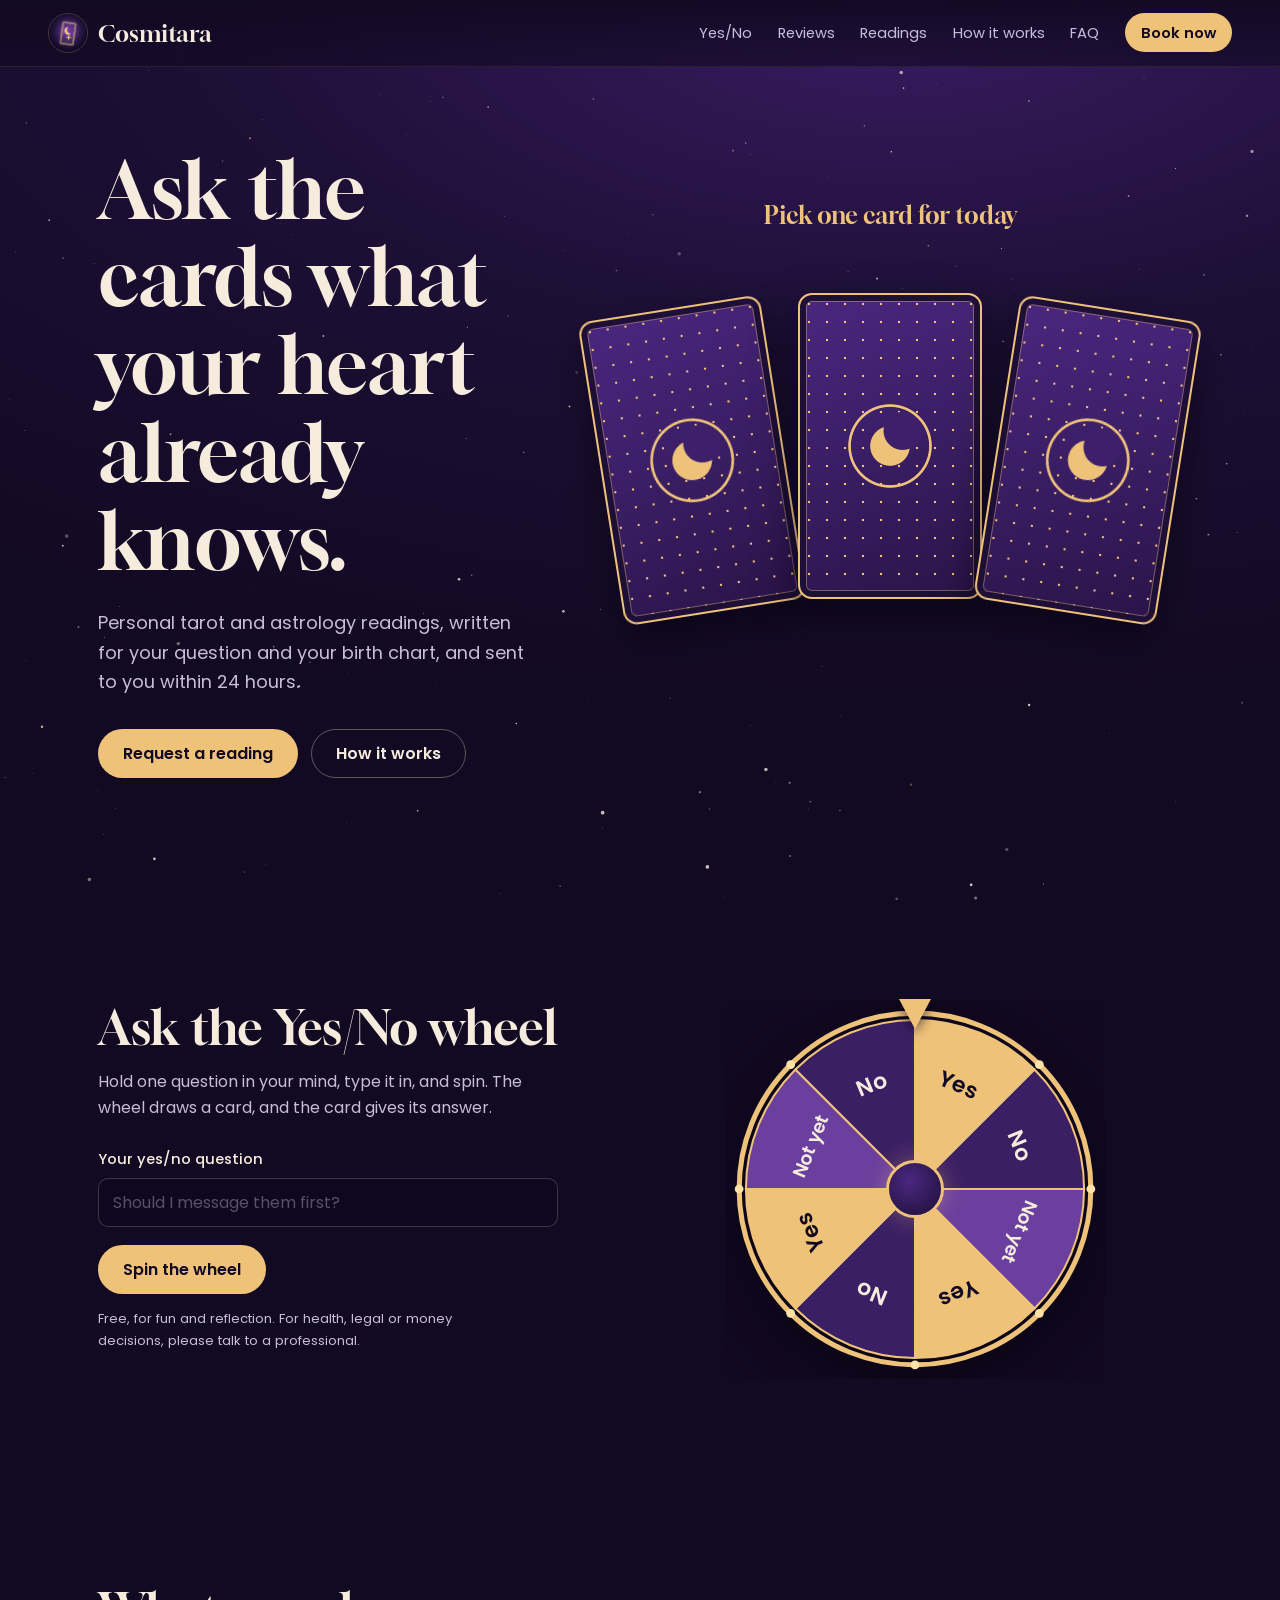
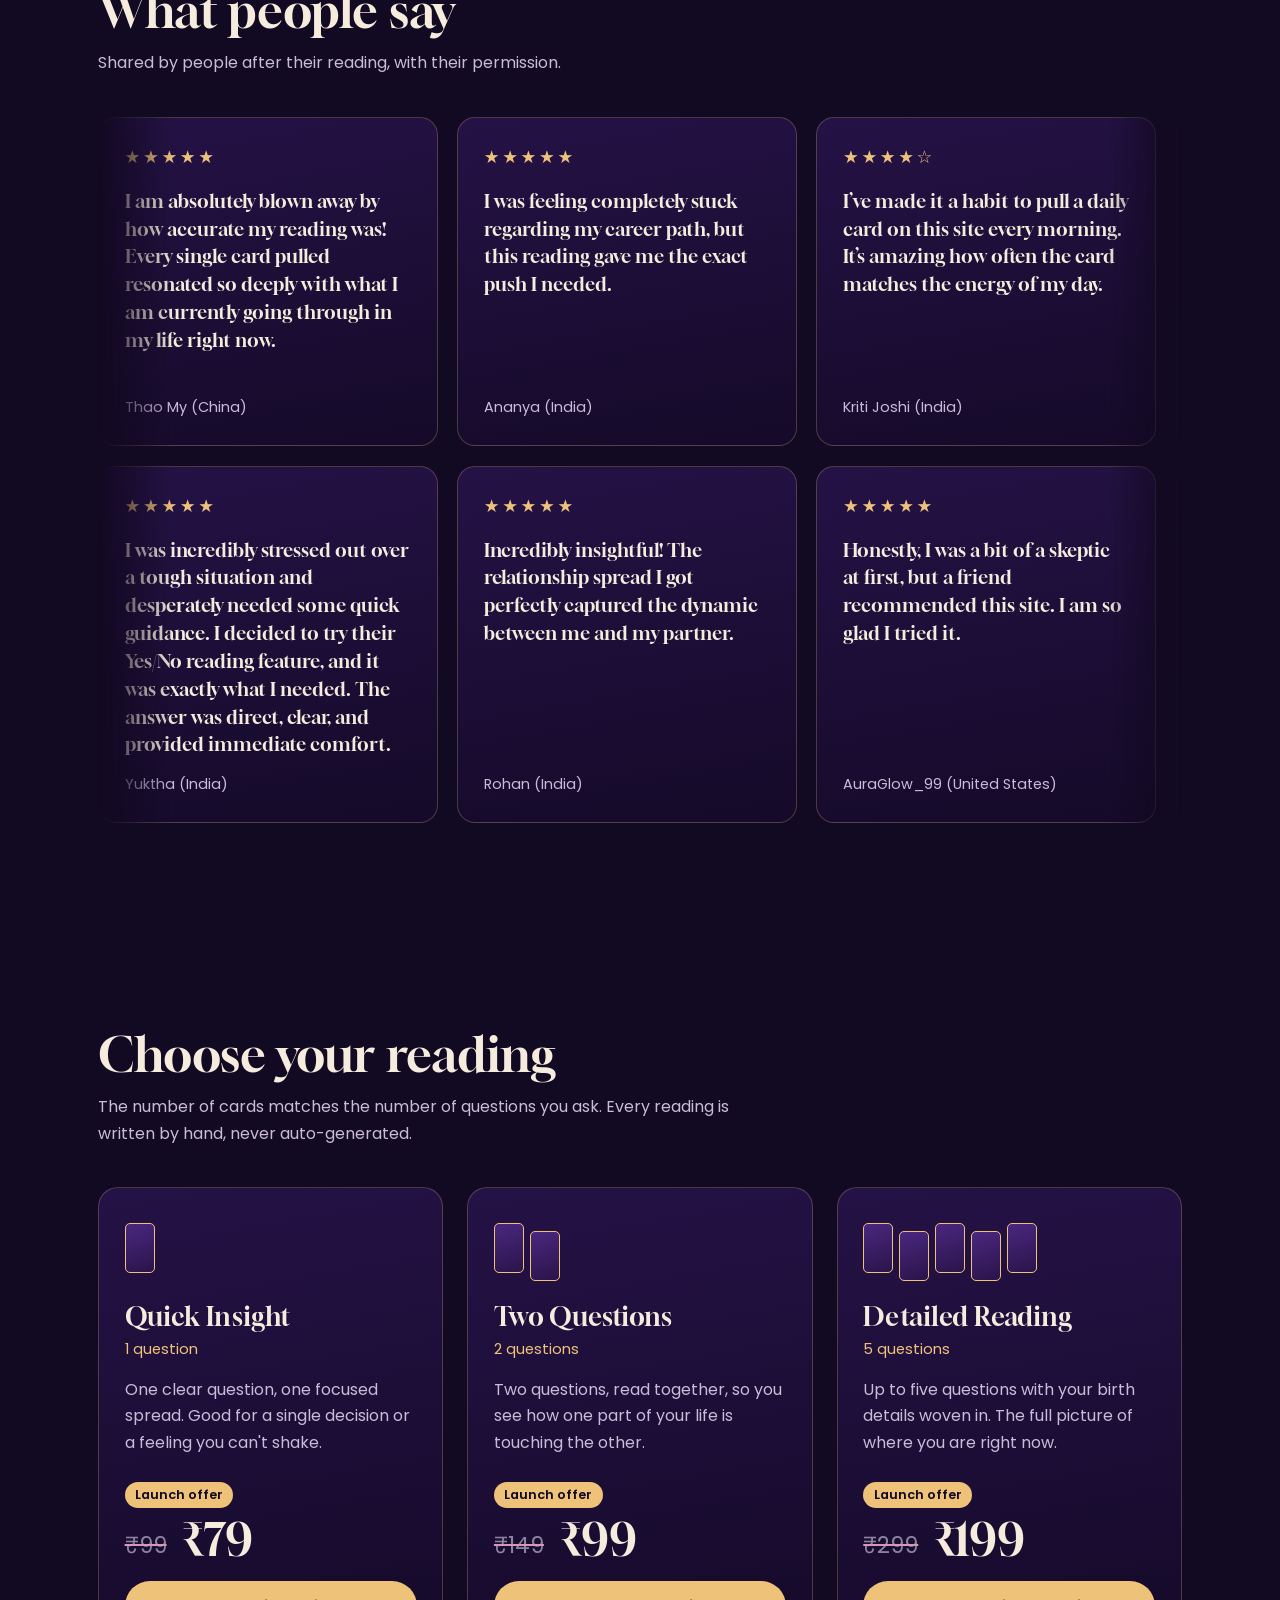
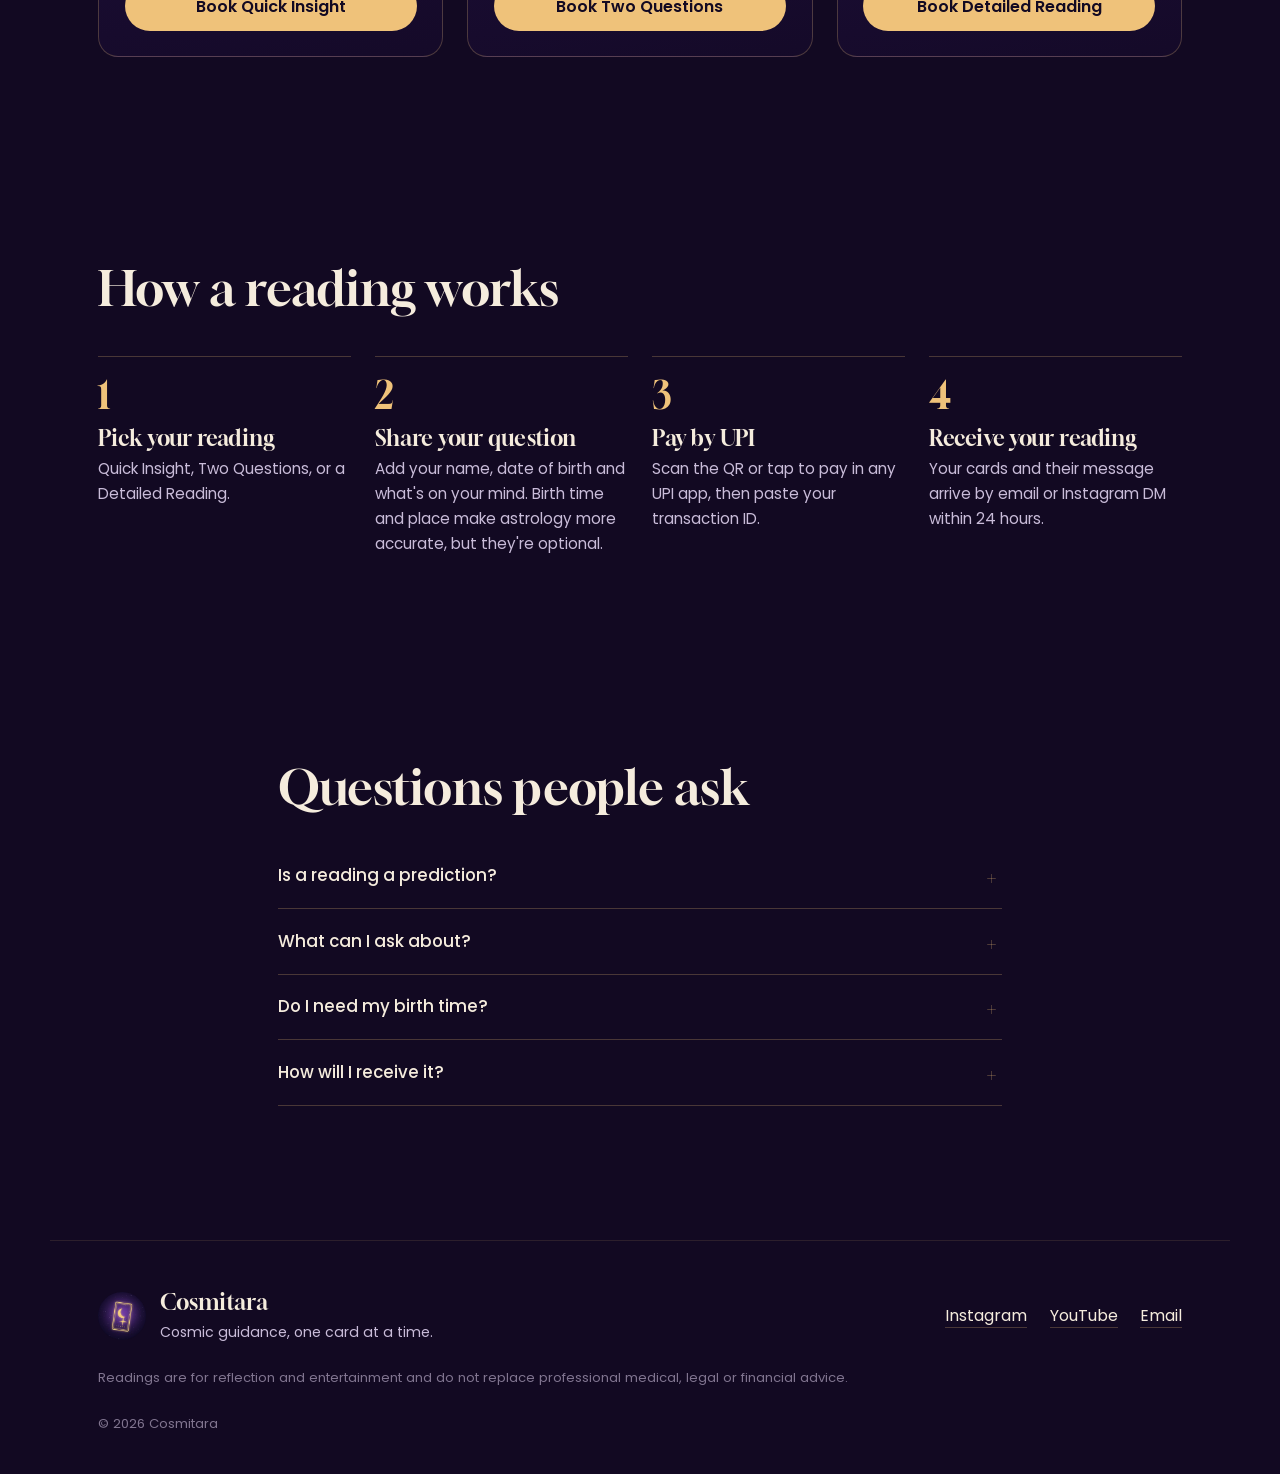
<file: index.html>
<!DOCTYPE html>
<html lang="en">
<head>
<meta charset="utf-8">
<meta name="viewport" content="width=device-width, initial-scale=1">
<title>Cosmitara · Tarot & Astrology Readings</title>
<meta name="description" content="Personal tarot and astrology readings by Cosmitara. Ask your question, share your birth details, and get a written reading made just for you.">
<meta name="theme-color" content="#120922">
<meta property="og:title" content="Cosmitara · Tarot & Astrology Readings">
<meta property="og:description" content="Pick a card for today, or ask the cards your own question.">
<meta property="og:image" content="logo.png">
<link rel="icon" type="image/png" href="[data-uri]">

<link rel="preconnect" href="https://fonts.googleapis.com">
<link rel="preconnect" href="https://fonts.gstatic.com" crossorigin>
<link href="https://fonts.googleapis.com/css2?family=Gloock&family=Poppins:wght@400;500;600&display=swap" rel="stylesheet">
<link rel="stylesheet" href="styles.css">
</head>
<body>
<canvas id="sky" aria-hidden="true"></canvas>

<header class="top">
  <a class="brand" href="#top" aria-label="Cosmitara home">
    <img src="[data-uri]" alt="" width="40" height="40">
    <span>Cosmitara</span>
  </a>
  <nav aria-label="Main">
    <a href="#yesno">Yes/No</a>
    <a href="#reviews">Reviews</a>
    <a href="#readings">Readings</a>
    <a href="#how">How it works</a>
    <a href="#faq">FAQ</a>
    <a class="nav-cta" href="#readings">Book now</a>
  </nav>
</header>

<main id="top">
  <!-- HERO: pick a card -->
  <section class="hero">
    <div class="hero-copy">
      <h1>Ask the cards what your heart already knows.</h1>
      <p class="lede">Personal tarot and astrology readings, written for your question and your birth chart, and sent to you <span data-delivery>within 24 hours</span>.</p>
      <div class="hero-actions">
        <a class="btn btn-gold" href="#readings">Request a reading</a>
        <a class="btn btn-ghost" href="#how">How it works</a>
      </div>
    </div>

    <div class="draw" aria-labelledby="draw-title">
      <p id="draw-title" class="draw-title">Pick one card for today</p>
      <div class="fan" role="group" aria-label="Three face-down tarot cards">
        <button class="tcard" data-i="0" aria-label="Pick the left card"><span class="tcard-inner"><span class="face back"></span><span class="face front"></span></span></button>
        <button class="tcard" data-i="1" aria-label="Pick the middle card"><span class="tcard-inner"><span class="face back"></span><span class="face front"></span></span></button>
        <button class="tcard" data-i="2" aria-label="Pick the right card"><span class="tcard-inner"><span class="face back"></span><span class="face front"></span></span></button>
      </div>
      <div class="draw-result" aria-live="polite">
        <p class="draw-msg"></p>
        <p class="draw-more" hidden>Want to go deeper? <a href="#readings">Ask the cards your own question.</a> <button class="link-btn" id="reshuffle">Shuffle again</button></p>
      </div>
    </div>
  </section>

  <!-- YES / NO WHEEL -->
  <section id="yesno" class="yesno">
    <div class="yn-copy">
      <h2>Ask the Yes/No wheel</h2>
      <p>Hold one question in your mind, type it in, and spin. The wheel draws a card, and the card gives its answer.</p>
      <form id="ynForm" class="yn-form" novalidate>
        <label class="field" for="ynQ"><span class="lab">Your yes/no question</span>
          <input id="ynQ" name="ynq" maxlength="140" autocomplete="off" placeholder="Should I message them first?">
        </label>
        <p class="yn-err" id="ynErr" role="alert" hidden>Type your question first. The wheel answers what you ask.</p>
        <button class="btn btn-gold" id="ynSpin" type="submit">Spin the wheel</button>
      </form>
      <p class="yn-note">Free, for fun and reflection. For health, legal or money decisions, please talk to a professional.</p>
    </div>

    <div class="yn-stage">
      <div class="wheel-wrap" aria-hidden="true">
        <span class="wheel-pointer"></span>
        <svg id="wheel" class="wheel" viewBox="-110 -110 220 220"></svg>
        <span class="wheel-hub"></span>
      </div>
      <div class="yn-result" id="ynResult" hidden tabindex="-1" aria-live="polite">
        <div class="tcard yn-card"><span class="tcard-inner"><span class="face back"></span><span class="face front" id="ynFront"></span></span></div>
        <div class="yn-text">
          <p class="yn-asked" id="ynAsked"></p>
          <p class="yn-answer" id="ynAnswer"></p>
          <p class="yn-msg" id="ynMsg"></p>
          <div class="yn-upsell">
            <p>Want to know why, and what to do next? Get a personal Yes/No reading, written by Cosmitara and sent <span data-delivery>within 24 hours</span>.</p>
            <a class="btn btn-gold" id="ynBook" href="book.html?plan=yesno">Get my answer for <span id="ynPrice">₹39</span></a>
            <button type="button" class="link-btn" id="ynAgain">Ask another question</button>
          </div>
        </div>
      </div>
    </div>
  </section>

  <!-- REVIEWS -->
  <section id="reviews" class="reviews">
    <div class="section-head">
      <h2>What people say</h2>
      <p>Shared by people after their reading, with their permission.</p>
    </div>
    <div class="review-list" id="reviewList"><!-- filled by app.js from config.js --></div>
  </section>

  <!-- READINGS -->
  <section id="readings" class="readings">
    <div class="section-head">
      <h2>Choose your reading</h2>
      <p>The number of cards matches the number of questions you ask. Every reading is written by hand, never auto-generated.</p>
    </div>
    <div class="plans" id="plans"><!-- filled by app.js --></div>
  </section>

  <!-- HOW IT WORKS (a real sequence) -->
  <section id="how" class="how">
    <h2>How a reading works</h2>
    <ol class="steps">
      <li><h3>Pick your reading</h3><p>Quick Insight, Two Questions, or a Detailed Reading.</p></li>
      <li><h3>Share your question</h3><p>Add your name, date of birth and what's on your mind. Birth time and place make astrology more accurate, but they're optional.</p></li>
      <li><h3>Pay by UPI</h3><p>Scan the QR or tap to pay in any UPI app, then paste your transaction ID.</p></li>
      <li><h3>Receive your reading</h3><p>Your cards and their message arrive by email or Instagram DM <span data-delivery>within 24 hours</span>.</p></li>
    </ol>
  </section>

  <!-- FAQ -->
  <section id="faq" class="faq">
    <h2>Questions people ask</h2>
    <details><summary>Is a reading a prediction?</summary><p>No. Tarot and astrology show the energy around a situation and help you see your options clearly. Your choices still shape what happens.</p></details>
    <details><summary>What can I ask about?</summary><p>Love, relationships, career direction, self-growth, family, and anything you need clarity on. I don't read on health, legal cases or money and investments. Please speak to a professional for those.</p></details>
    <details><summary>Do I need my birth time?</summary><p>It's optional. Your date of birth is enough for a tarot reading. Birth time and place let me add your rising sign and more astrology detail.</p></details>
    <details><summary>How will I receive it?</summary><p>By email or Instagram DM, whichever you choose. You get the cards drawn and a written message for each question.</p></details>
  </section>
</main>

<footer class="foot">
  <div class="foot-brand">
    <img src="[data-uri]" alt="" width="48" height="48">
    <p>Cosmitara<br><span>Cosmic guidance, one card at a time.</span></p>
  </div>
  <ul class="socials">
    <li><a data-instagram href="#" target="_blank" rel="noopener">Instagram</a></li>
    <li><a data-youtube href="#" target="_blank" rel="noopener">YouTube</a></li>
    <li><a data-email href="#">Email</a></li>
  </ul>
  <p class="disclaimer">Readings are for reflection and entertainment and do not replace professional medical, legal or financial advice.</p>
  <p class="copy">© <span id="year"></span> Cosmitara</p>
</footer>

<script src="config.js"></script>
<script src="app.js"></script>
</body>
</html>
</file>
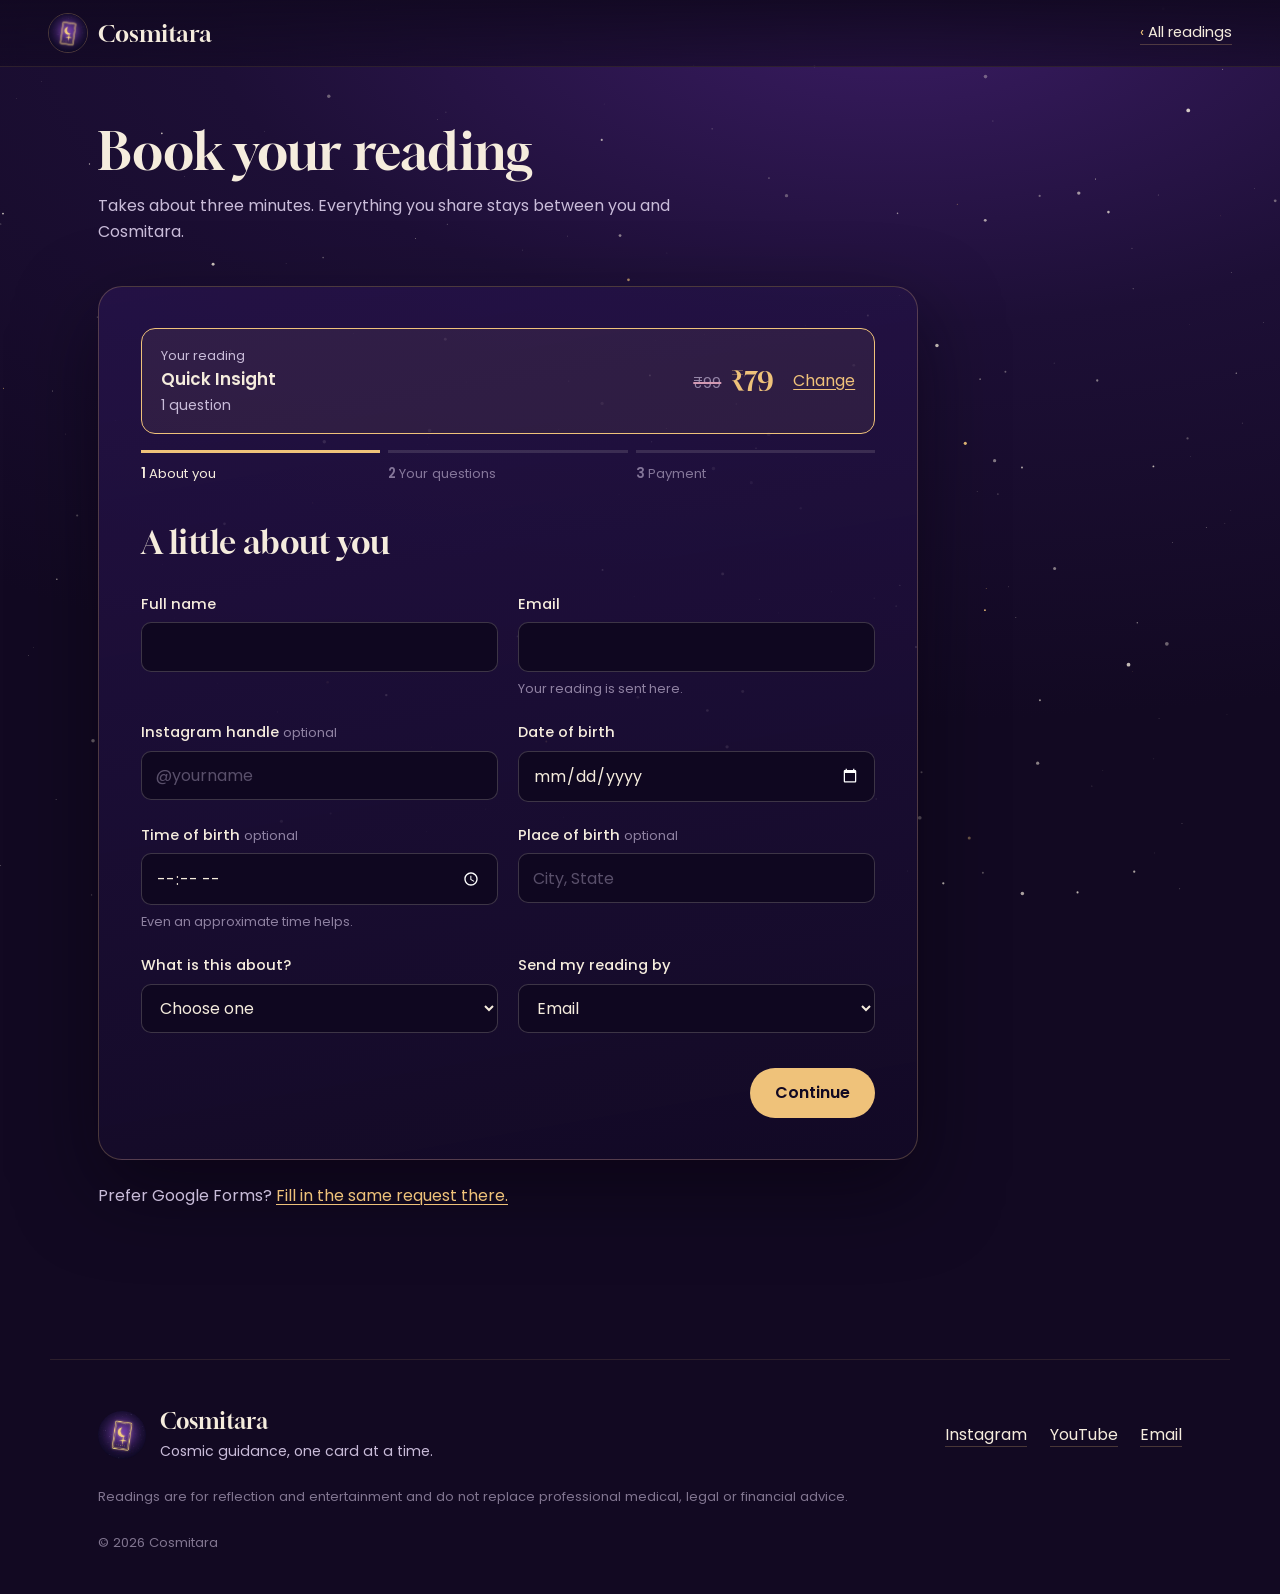
<file: book.html>
<!DOCTYPE html>
<html lang="en">
<head>
<meta charset="utf-8">
<meta name="viewport" content="width=device-width, initial-scale=1">
<title>Book a Reading · Cosmitara</title>
<meta name="description" content="Personal tarot and astrology readings by Cosmitara. Ask your question, share your birth details, and get a written reading made just for you.">
<meta name="theme-color" content="#120922">
<meta property="og:title" content="Cosmitara · Tarot & Astrology Readings">
<meta property="og:description" content="Pick a card for today, or ask the cards your own question.">
<meta property="og:image" content="logo.png">
<link rel="icon" type="image/png" href="[data-uri]">

<link rel="preconnect" href="https://fonts.googleapis.com">
<link rel="preconnect" href="https://fonts.gstatic.com" crossorigin>
<link href="https://fonts.googleapis.com/css2?family=Gloock&family=Poppins:wght@400;500;600&display=swap" rel="stylesheet">
<link rel="stylesheet" href="styles.css">
</head>
<body class="is-book">
<canvas id="sky" aria-hidden="true"></canvas>

<header class="top">
  <a class="brand" href="index.html" aria-label="Cosmitara home">
    <img src="[data-uri]" alt="" width="40" height="40">
    <span>Cosmitara</span>
  </a>
  <nav aria-label="Main">
    <a class="nav-back" href="index.html#readings">All readings</a>
  </nav>
</header>

<main id="top">
  <!-- REQUEST FORM -->
  <section id="request" class="request book">
    <div class="section-head">
      <h1>Book your reading</h1>
      <p>Takes about three minutes. Everything you share stays between you and Cosmitara.</p>
    </div>

    <form id="readingForm" class="rform" novalidate>
      <div class="chosen" id="chosen" aria-live="polite">
        <div class="chosen-main">
          <p class="chosen-label">Your reading</p>
          <p class="chosen-name"><b id="chosenName">Quick Insight</b> <span id="chosenMeta">1 question</span></p>
        </div>
        <p class="chosen-price" id="chosenPrice">₹79</p>
        <button type="button" class="link-btn chosen-change" id="changePlan" aria-expanded="false" aria-controls="planPick">Change</button>
      </div>
      <div class="plan-pick" id="planPick" hidden><!-- filled by app.js --></div>

      <ol class="progress" aria-label="Form progress">
        <li class="is-active" data-step-dot="1">About you</li>
        <li data-step-dot="2">Your questions</li>
        <li data-step-dot="3">Payment</li>
      </ol>

      <!-- honeypot -->
      <input type="checkbox" name="botcheck" class="hp" tabindex="-1" autocomplete="off">

      <!-- STEP 1 -->
      <fieldset class="step is-active" data-step="1">
        <legend>A little about you</legend>
        <div class="grid">
          <label class="field"><span class="lab">Full name</span><input name="name" autocomplete="name" required></label>
          <label class="field"><span class="lab">Email</span><input name="email" type="email" autocomplete="email" required><small>Your reading is sent here.</small></label>
          <label class="field"><span class="lab">Instagram handle <em>optional</em></span><input name="instagram" placeholder="@yourname"></label>
          <label class="field"><span class="lab">Date of birth</span><input name="dob" type="date" required></label>
          <label class="field"><span class="lab">Time of birth <em>optional</em></span><input name="birth_time" type="time"><small>Even an approximate time helps.</small></label>
          <label class="field"><span class="lab">Place of birth <em>optional</em></span><input name="birth_place" placeholder="City, State"></label>
          <label class="field"><span class="lab">What is this about?</span><select name="focus" id="focus" required>
              <option value="">Choose one</option>
              <option>Love & relationships</option>
              <option>Career & purpose</option>
              <option>Self-growth & healing</option>
              <option>Family & friendships</option>
              <option>General guidance</option>
              <option>Other</option>
            </select>
          </label>
          <label class="field"><span class="lab">Send my reading by</span><select name="delivery" required>
              <option>Email</option>
              <option>Instagram DM</option>
            </select>
          </label>
        </div>
        <div class="partner" id="partner" hidden>
          <p class="partner-note">Is your question about someone specific? Their details help, if you know them.</p>
          <div class="grid">
            <label class="field"><span class="lab">Their name <em>optional</em></span><input name="partner_name"></label>
            <label class="field"><span class="lab">Their date of birth <em>optional</em></span><input name="partner_dob" type="date"></label>
          </div>
        </div>
        <div class="step-nav"><span></span><button type="button" class="btn btn-gold" data-next>Continue</button></div>
      </fieldset>

      <!-- STEP 2 -->
      <fieldset class="step" data-step="2">
        <legend>Your <span id="qCountWord">question</span></legend>
        <p class="hint" id="qHint">Open questions get the richest answers. Try "What do I need to know about…" rather than yes/no.</p>
        <div id="questions"><!-- filled by app.js --></div>
        <label class="field"><span class="lab">Anything else you'd like me to know? <em>optional</em></span><textarea name="context" rows="3"></textarea></label>
        <div class="step-nav"><button type="button" class="btn btn-ghost" data-back>Back</button><button type="button" class="btn btn-gold" data-next>Continue to payment</button></div>
      </fieldset>

      <!-- STEP 3 -->
      <fieldset class="step" data-step="3">
        <legend>Pay and send</legend>
        <div class="pay">
          <div class="pay-qr">
            <div id="qr" class="qr" role="img" aria-label="UPI payment QR code"></div>
            <a id="upiLink" class="btn btn-gold pay-app" href="#">Pay in UPI app</a>
          </div>
          <div class="pay-info">
            <p class="pay-amount"><span id="payPlan">Quick Insight</span><strong id="payPrice">₹79</strong></p>
            <p>Scan with GPay, PhonePe, Paytm or any UPI app.</p>
            <p class="upi-row">UPI ID <code id="upiId">cosmitara@nyes</code> <button type="button" class="link-btn" id="copyUpi">Copy</button></p>
            <label class="field"><span class="lab">UPI transaction ID</span><input name="utr" inputmode="numeric" required placeholder="12-digit UTR / reference number"><small>Find it in your UPI app under payment details.</small></label>
          </div>
        </div>
        <label class="consent"><input type="checkbox" name="consent" required> <span>I'm 18 or older, and I understand readings are for reflection and guidance. They aren't medical, legal or financial advice.</span></label>
        <p class="form-error" id="formError" role="alert" hidden></p>
        <div class="step-nav"><button type="button" class="btn btn-ghost" data-back>Back</button><button type="submit" class="btn btn-gold" id="sendBtn">Send my request</button></div>
      </fieldset>

      <!-- DONE -->
      <div class="done" id="done" hidden tabindex="-1">
        <h3>Request sent. The cards are being drawn.</h3>
        <p>Your reading will reach you <span data-delivery>within 24 hours</span>. If anything about your payment needs checking, Cosmitara will message you first.</p>
        <a class="btn btn-ghost" href="index.html">Back to Cosmitara</a>
      </div>
    </form>

    <p class="alt-form" id="altForm" hidden>Prefer Google Forms? <a id="gformLink" href="#" target="_blank" rel="noopener">Fill in the same request there.</a></p>
  </section>
</main>

<footer class="foot">
  <div class="foot-brand">
    <img src="[data-uri]" alt="" width="48" height="48">
    <p>Cosmitara<br><span>Cosmic guidance, one card at a time.</span></p>
  </div>
  <ul class="socials">
    <li><a data-instagram href="#" target="_blank" rel="noopener">Instagram</a></li>
    <li><a data-youtube href="#" target="_blank" rel="noopener">YouTube</a></li>
    <li><a data-email href="#">Email</a></li>
  </ul>
  <p class="disclaimer">Readings are for reflection and entertainment and do not replace professional medical, legal or financial advice.</p>
  <p class="copy">© <span id="year"></span> Cosmitara</p>
</footer>

<script src="config.js"></script>
<script src="qr.js"></script>
<script src="app.js"></script>
</body>
</html>
</file>
<file: styles.css>
[hidden] { display: none !important; }
:root {
  --ink: #120922;
  --night: #1d0f36;
  --plum: #3b1f64;
  --veil: #f5ecdd1a;
  --gold: #efc27a;
  --gold-deep: #c9974b;
  --moon: #f5ecdd;
  --mist: #c9bcd9;
  --rose: #d49ab3;
  --line: #efc27a40;
  --display: "Gloock", "Times New Roman", serif;
  --body: "Poppins", system-ui, sans-serif;
  --r-card: 14px;
  --r-ui: 10px;
}

*, *::before, *::after { box-sizing: border-box; }
html { scroll-behavior: smooth; }
@media (prefers-reduced-motion: reduce) { html { scroll-behavior: auto; } }

body {
  margin: 0;
  font-family: var(--body);
  font-size: 1rem;
  line-height: 1.65;
  color: var(--moon);
  background: radial-gradient(120% 80% at 70% 0%, #3a1c63 0%, var(--night) 45%, var(--ink) 100%) fixed;
  background-color: var(--ink);
  min-height: 100vh;
  overflow-x: hidden;
}
#sky { position: fixed; inset: 0; width: 100%; height: 100%; z-index: -1; pointer-events: none; }

a { color: var(--gold); text-underline-offset: 3px; }
a:hover { color: #ffd99c; }
:focus-visible { outline: 2px solid var(--gold); outline-offset: 3px; border-radius: 4px; }
img { display: block; }

h1, h2, h3 { font-family: var(--display); font-weight: 400; line-height: 1.12; margin: 0; letter-spacing: 0.005em; }
h2 { font-size: clamp(2rem, 4.4vw, 3rem); }
h3 { font-size: 1.35rem; }

/* ---------- header ---------- */
.top {
  position: sticky; top: 0; z-index: 20;
  display: flex; align-items: center; justify-content: space-between; gap: 1rem;
  padding: 0.8rem clamp(1rem, 4vw, 3rem);
  background: linear-gradient(#120922f2, #12092299);
  backdrop-filter: blur(10px);
  border-bottom: 1px solid #efc27a1f;
}
.brand { display: flex; align-items: center; gap: 0.6rem; text-decoration: none; color: var(--moon); font-family: var(--display); font-size: 1.45rem; }
.brand img { border-radius: 50%; border: 1px solid var(--line); }
.top nav { display: flex; align-items: center; gap: clamp(0.8rem, 2vw, 1.8rem); font-size: 0.92rem; }
.top nav a { color: var(--mist); text-decoration: none; }
.top nav a:hover { color: var(--moon); }
.top nav .nav-cta { white-space: nowrap; color: var(--ink); background: var(--gold); padding: 0.45rem 1rem; border-radius: 999px; font-weight: 600; }
.top nav .nav-cta:hover { background: #ffd99c; color: var(--ink); }
@media (max-width: 760px) {
  .top nav a:not(.nav-cta) { display: none; }
  .brand span { font-size: 1.25rem; }
  .top nav .nav-cta { padding: 0.45rem 0.85rem; font-size: 0.85rem; }
  .brand img { width: 34px; height: 34px; }
}

/* ---------- buttons ---------- */
.btn {
  display: inline-flex; align-items: center; justify-content: center;
  min-height: 48px; padding: 0.7rem 1.5rem;
  border-radius: 999px; font: 600 1rem var(--body);
  text-decoration: none; cursor: pointer; border: 1px solid transparent; white-space: nowrap;
  transition: background-color .2s, color .2s, border-color .2s;
}
.btn-gold { background: var(--gold); color: var(--ink); }
.btn-gold:hover { background: #ffd99c; color: var(--ink); }
.btn-gold[disabled] { opacity: .6; cursor: progress; }
.btn-ghost { background: transparent; color: var(--moon); border-color: #f5ecdd55; }
.btn-ghost:hover { border-color: var(--gold); color: var(--gold); }
.link-btn { background: none; border: 0; padding: 0; color: var(--gold); font: inherit; text-decoration: underline; text-underline-offset: 3px; cursor: pointer; }

/* ---------- layout ---------- */
main > section { padding: clamp(3.5rem, 8vw, 6.5rem) clamp(1rem, 5vw, 3rem); max-width: 1180px; margin: 0 auto; }
.section-head { max-width: 640px; margin-bottom: 2.5rem; }
.section-head p { color: var(--mist); margin: 0.8rem 0 0; }

/* ---------- hero ---------- */
.hero {
  display: grid; grid-template-columns: 1.05fr 1fr; align-items: center; gap: clamp(2rem, 5vw, 4rem);
  min-height: calc(100vh - 70px); padding-top: clamp(2rem, 5vw, 4rem) !important;
}
.hero h1 { font-size: clamp(2.6rem, 6.2vw, 4.9rem); max-width: 12ch; }
.lede { font-size: 1.12rem; color: var(--mist); max-width: 46ch; margin: 1.4rem 0 2rem; }
.hero-actions { display: flex; flex-wrap: wrap; gap: 0.8rem; }

.draw { text-align: center; }
.draw-title { font-family: var(--display); font-size: 1.5rem; color: var(--gold); margin: 0 0 1.5rem; }
.fan { display: flex; justify-content: center; align-items: flex-end; gap: clamp(0.4rem, 1.5vw, 1rem); perspective: 1400px; min-height: 340px; }
.tcard {
  --w: clamp(96px, 26vw, 184px);
  width: var(--w); aspect-ratio: 3 / 5; padding: 0; border: 0; background: none; cursor: pointer;
  transition: transform .45s cubic-bezier(.2,.8,.2,1), opacity .4s;
}
.tcard[data-i="0"] { transform: rotate(-9deg) translateY(14px); }
.tcard[data-i="2"] { transform: rotate(9deg) translateY(14px); }
.fan:not(.is-drawn) .tcard:hover { transform: translateY(-16px) rotate(0); }
.fan.is-drawn .tcard { cursor: default; }
.fan.is-drawn .tcard:not(.is-chosen) { opacity: .28; transform: scale(.9) translateY(24px); }
.fan.is-drawn .tcard.is-chosen { transform: translateY(-12px) scale(1.08); }
.tcard-inner { position: relative; display: block; width: 100%; height: 100%; transform-style: preserve-3d; transition: transform .8s cubic-bezier(.3,.7,.2,1); }
.tcard.is-chosen .tcard-inner { transform: rotateY(180deg); }
.face {
  position: absolute; inset: 0; border-radius: var(--r-card); backface-visibility: hidden;
  border: 2px solid var(--gold); box-shadow: 0 18px 40px #05020c99, inset 0 0 0 6px #1d0f36, inset 0 0 0 7px #efc27a66;
}
.back {
  background:
    radial-gradient(circle at 50% 50%, transparent 0 22%, #efc27a 22.5% 23.5%, transparent 24%),
    radial-gradient(circle at 57% 45%, #3d2069 0 9.5%, transparent 10%),
    radial-gradient(circle at 50% 50%, #efc27a 0 11%, transparent 11.5%),
    radial-gradient(#efc27a 1.2px, transparent 1.6px) 0 0 / 18px 18px,
    linear-gradient(160deg, #4a2780, #2a1449);
}
.tcard:nth-child(2) .back { animation: beckon 3.2s ease-in-out infinite; }
@keyframes beckon { 0%,100% { box-shadow: 0 18px 40px #05020c99, inset 0 0 0 6px #1d0f36, inset 0 0 0 7px #efc27a66; } 50% { box-shadow: 0 0 46px #efc27a66, inset 0 0 0 6px #1d0f36, inset 0 0 0 7px #efc27a; } }
.fan.is-drawn .back { animation: none; }
.front {
  transform: rotateY(180deg);
  display: grid; grid-template-rows: auto 1fr auto; place-items: center;
  padding: 12% 8%; color: var(--moon);
  background: radial-gradient(circle at 50% 45%, var(--tint, #efc27a)55 0%, transparent 55%), linear-gradient(170deg, #3d2068, #1f0f3a);
}
.front .num { font: 600 .72rem var(--body); color: var(--gold); letter-spacing: .08em; }
.front .glyph { font-size: calc(var(--w) * .36); line-height: 1; color: var(--tint, var(--gold)); text-shadow: 0 0 24px var(--tint, var(--gold)); font-family: "Segoe UI Symbol", "Noto Sans Symbols 2", "DejaVu Sans", sans-serif; }
.front .name { font-family: var(--display); font-size: calc(var(--w) * .12); line-height: 1.1; }
.draw-result { min-height: 6.5rem; margin-top: 1.6rem; }
.draw-msg { font-family: var(--display); font-size: clamp(1.3rem, 2.6vw, 1.7rem); margin: 0; max-width: 28ch; margin-inline: auto; }
.draw-msg .card-name { color: var(--gold); }
.draw-more { color: var(--mist); margin: .8rem 0 0; font-size: .95rem; }
.draw-more .link-btn { margin-left: .6rem; color: var(--mist); }
@media (prefers-reduced-motion: reduce) {
  .tcard, .tcard-inner { transition: none; }
  .tcard:nth-child(2) .back { animation: none; }
}

/* ---------- readings ---------- */
.plans { display: grid; grid-template-columns: repeat(3, 1fr); gap: 1.5rem; align-items: stretch; }
.plan {
  position: relative; display: flex; flex-direction: column;
  padding: 1.8rem 1.6rem 1.6rem; border-radius: 20px;
  background: linear-gradient(170deg, #2a1550cc, #160b2bcc);
  border: 1px solid var(--line);
}
.plan .btn { width: 100%; }
.spread { display: flex; gap: 6px; height: 64px; align-items: flex-end; margin-bottom: 1.4rem; }
.spread i { width: 30px; height: 50px; border-radius: 5px; border: 1.5px solid var(--gold); background: linear-gradient(160deg, #4a2780, #2a1449); }
.spread i:nth-child(odd) { transform: translateY(-8px); }
.plan h3 { font-size: 1.6rem; }
.plan .meta { color: var(--gold); font-size: .92rem; margin: .3rem 0 1rem; }
.plan p { color: var(--mist); margin: 0 0 1.6rem; flex: 1; }
.price { font-family: var(--display); font-size: 2.8rem; line-height: 1; margin-bottom: 1.2rem; }
.price small { font-family: var(--body); font-size: .95rem; color: var(--mist); }
@media (max-width: 900px) { .plans { grid-template-columns: 1fr; max-width: 520px; } }

/* ---------- how ---------- */
.how h2 { margin-bottom: 2.5rem; }
.steps { list-style: none; padding: 0; margin: 0; display: grid; grid-template-columns: repeat(4, 1fr); gap: 1.5rem; counter-reset: s; }
.steps li { counter-increment: s; padding-top: 1.2rem; border-top: 1px solid var(--line); }
.steps li::before { content: counter(s); display: block; font-family: var(--display); font-size: 2.4rem; color: var(--gold); line-height: 1; margin-bottom: .7rem; }
.steps h3 { margin-bottom: .4rem; }
.steps p { color: var(--mist); margin: 0; font-size: .95rem; }
@media (max-width: 900px) { .steps { grid-template-columns: 1fr 1fr; } }
@media (max-width: 520px) { .steps { grid-template-columns: 1fr; } }

/* ---------- form ---------- */
.rform {
  scroll-margin-top: 84px;
  max-width: 820px; padding: clamp(1.4rem, 4vw, 2.6rem);
  border-radius: 24px; border: 1px solid var(--line);
  background: linear-gradient(170deg, #26134acc, #130a26e6);
  box-shadow: 0 30px 80px #05020c80;
}
.hp { position: absolute; left: -9999px; }
.progress { list-style: none; display: flex; gap: .5rem; padding: 0; margin: 0 0 2rem; counter-reset: p; }
.progress li { counter-increment: p; flex: 1; font-size: .82rem; color: #c9bcd999; padding-top: .6rem; border-top: 3px solid #f5ecdd22; }
.progress li::before { content: counter(p) " "; font-weight: 600; }
.progress li.is-active, .progress li.is-done { color: var(--moon); border-color: var(--gold); }
@media (max-width: 520px) { .progress li { font-size: 0; } .progress li::before { font-size: .82rem; } }

.step { border: 0; padding: 0; margin: 0; display: none; }
.step.is-active { display: block; animation: stepIn .35s ease; }
@keyframes stepIn { from { opacity: 0; transform: translateY(8px); } to { opacity: 1; transform: none; } }
@media (prefers-reduced-motion: reduce) { .step.is-active { animation: none; } }
legend { font-family: var(--display); font-size: clamp(1.6rem, 3vw, 2rem); padding: 0; margin-bottom: 1.4rem; }
.hint { color: var(--mist); margin: -0.6rem 0 1.4rem; font-size: .95rem; }

.plan-pick { display: grid; gap: .8rem; }
.plan-opt { position: relative; display: grid; grid-template-columns: auto 1fr auto; align-items: center; gap: 1rem; padding: 1rem 1.2rem; border-radius: 14px; border: 1px solid #f5ecdd33; cursor: pointer; transition: border-color .2s, background-color .2s; }
.plan-opt:hover { border-color: #efc27a99; }
.plan-opt input { position: absolute; opacity: 0; }
.plan-opt .dot { width: 22px; height: 22px; border-radius: 50%; border: 2px solid var(--mist); display: grid; place-items: center; }
.plan-opt:has(input:checked) { border-color: var(--gold); background: #efc27a14; }
.plan-opt:has(input:checked) .dot { border-color: var(--gold); }
.plan-opt:has(input:checked) .dot::after { content: ""; width: 10px; height: 10px; border-radius: 50%; background: var(--gold); }
.plan-opt:has(input:focus-visible) { outline: 2px solid var(--gold); outline-offset: 2px; }
.plan-opt b { display: block; font-weight: 600; }
.plan-opt span.sub { color: var(--mist); font-size: .88rem; }
.plan-opt .amt { font-family: var(--display); font-size: 1.6rem; color: var(--gold); }

.grid { display: grid; grid-template-columns: 1fr 1fr; gap: 1.1rem 1.2rem; }
@media (max-width: 620px) { .grid { grid-template-columns: 1fr; } }
.field { display: flex; flex-direction: column; gap: .4rem; font-size: .92rem; font-weight: 500; margin-bottom: .2rem; }
.field em { font-style: normal; font-weight: 400; color: #c9bcd9aa; font-size: .82rem; }
.field small { color: #c9bcd9aa; font-weight: 400; font-size: .8rem; }
input:not([type="checkbox"]):not([type="radio"]), select, textarea {
  width: 100%; min-height: 48px; padding: .7rem .9rem;
  font: 400 1rem var(--body); color: var(--moon);
  background: #0f0720; border: 1px solid #f5ecdd33; border-radius: var(--r-ui);
  color-scheme: dark;
}
textarea { resize: vertical; min-height: 96px; }
input::placeholder, textarea::placeholder { color: #c9bcd966; }
input:focus, select:focus, textarea:focus { outline: none; border-color: var(--gold); box-shadow: 0 0 0 3px #efc27a33; }
.field.is-invalid input, .field.is-invalid select, .field.is-invalid textarea { border-color: #ff8fa3; }
.field .err { color: #ffb3c1; font-size: .8rem; font-weight: 400; }
#questions .field { margin-bottom: 1.1rem; }
.rform > .step > .field, .step > label.field { margin-top: .4rem; }

.partner { margin-top: 1.4rem; padding-top: 1.2rem; border-top: 1px dashed #f5ecdd26; }
.partner-note { margin: 0 0 1rem; color: var(--mist); font-size: .92rem; }

.step-nav { display: flex; justify-content: space-between; align-items: center; gap: 1rem; margin-top: 2rem; }

.pay { display: grid; grid-template-columns: auto 1fr; gap: 1.8rem; align-items: start; }
@media (max-width: 620px) { .pay { grid-template-columns: 1fr; justify-items: center; } .pay-info { width: 100%; } }
.pay-qr { display: flex; flex-direction: column; align-items: center; gap: .9rem; }
.qr { width: 196px; height: 196px; padding: 12px; background: #fff; border-radius: 14px; }
.qr img, .qr canvas { width: 100% !important; height: 100% !important; }
.pay-app { display: none; }
@media (hover: none) and (pointer: coarse) { .pay-app { display: inline-flex; } }
.pay-amount { display: flex; justify-content: space-between; align-items: baseline; gap: 1rem; margin: 0 0 .6rem; padding-bottom: .8rem; border-bottom: 1px solid var(--line); }
.pay-amount strong { font-family: var(--display); font-weight: 400; font-size: 2.2rem; color: var(--gold); }
.pay-info > p { color: var(--mist); margin: .4rem 0; }
.upi-row code { background: #0f0720; border: 1px solid #f5ecdd26; padding: .15rem .5rem; border-radius: 6px; color: var(--moon); font-size: .95rem; }
.pay-info .field { margin-top: 1.2rem; }
.consent { display: flex; gap: .7rem; align-items: flex-start; margin-top: 1.8rem; font-size: .9rem; color: var(--mist); cursor: pointer; }
.consent input { width: 20px; height: 20px; margin-top: .2rem; accent-color: var(--gold); flex: none; }
.consent.is-invalid span { color: #ffb3c1; }
.form-error { color: #ffb3c1; background: #ff8fa31a; border: 1px solid #ff8fa355; padding: .7rem 1rem; border-radius: 10px; margin: 1.2rem 0 0; }

.done { text-align: center; padding: 2rem 0 1rem; }
.done:focus { outline: none; }
.done h3 { font-size: clamp(1.7rem, 3.4vw, 2.3rem); margin-bottom: 1rem; }
.done p { color: var(--mist); max-width: 46ch; margin: 0 auto 1.8rem; }
.alt-form { margin-top: 1.4rem; color: var(--mist); }

/* ---------- faq ---------- */
.faq { max-width: 820px !important; }
.faq h2 { margin-bottom: 1.8rem; }
details { border-bottom: 1px solid var(--line); }
summary { cursor: pointer; list-style: none; padding: 1.15rem 2.2rem 1.15rem 0; font-weight: 500; font-size: 1.05rem; position: relative; }
summary::-webkit-details-marker { display: none; }
summary::after { content: "+"; position: absolute; right: .3rem; top: .9rem; font-family: var(--display); font-size: 1.6rem; color: var(--gold); transition: transform .25s; }
details[open] summary::after { transform: rotate(45deg); }
details p { color: var(--mist); margin: 0 0 1.2rem; max-width: 64ch; }

/* ---------- footer ---------- */
.foot { border-top: 1px solid #efc27a1f; padding: 3rem clamp(1rem, 5vw, 3rem) 2.5rem; max-width: 1180px; margin: 2rem auto 0; display: grid; grid-template-columns: 1fr auto; gap: 1.5rem 2rem; align-items: center; }
.foot-brand { display: flex; align-items: center; gap: .9rem; }
.foot-brand img { border-radius: 50%; }
.foot-brand p { margin: 0; font-family: var(--display); font-size: 1.4rem; line-height: 1.2; }
.foot-brand span { font-family: var(--body); font-size: .88rem; color: var(--mist); }
.socials { list-style: none; display: flex; gap: 1.4rem; padding: 0; margin: 0; }
.socials a { color: var(--moon); text-decoration: none; border-bottom: 1px solid var(--line); }
.socials a:hover { color: var(--gold); border-color: var(--gold); }
.disclaimer, .copy { grid-column: 1 / -1; margin: 0; color: #c9bcd999; font-size: .82rem; }
@media (max-width: 620px) { .foot { grid-template-columns: 1fr; } }

/* ---------- hero responsive ---------- */
@media (max-width: 900px) {
  .hero { grid-template-columns: 1fr; min-height: auto; text-align: center; }
  .hero h1 { margin-inline: auto; }
  .lede { margin-inline: auto; }
  .hero-actions { justify-content: center; }
  .fan { min-height: 240px; }
  .draw-result { min-height: 3rem; margin-top: 1.2rem; }
  .hero { padding-bottom: 2rem !important; }
}

/* launch offer pricing */
.was { font-family: var(--body); font-size: .5em; color: #c9bcd9aa; text-decoration-thickness: 2px; text-decoration-color: var(--rose); margin-right: .25em; vertical-align: middle; }
.plan-opt .amt { white-space: nowrap; }
.plan-opt .amt .was { font-size: .55em; }
.offer { align-self: flex-start; font-size: .8rem; font-weight: 600; color: var(--ink); background: var(--gold); padding: .15rem .65rem; border-radius: 999px; margin-bottom: .6rem; }

/* booking page */
.book { padding-top: clamp(2rem, 5vw, 3.5rem) !important; }
.book .section-head h1 { font-size: clamp(2.2rem, 5vw, 3.2rem); }
.top nav .nav-back { color: var(--moon); text-decoration: none; border-bottom: 1px solid var(--line); }
.top nav .nav-back::before { content: "‹ "; color: var(--gold); }
@media (max-width: 760px) { .top nav a.nav-back { display: inline; } }
.chosen {
  display: grid; grid-template-columns: 1fr auto auto; align-items: center; gap: .4rem 1.2rem;
  padding: 1rem 1.2rem; margin-bottom: 1rem;
  border: 1px solid var(--gold); border-radius: 14px; background: #efc27a12;
}
.chosen p { margin: 0; }
.chosen-label { font-size: .8rem; color: var(--mist); }
.chosen-name b { font-weight: 600; font-size: 1.05rem; }
.chosen-name span { display: block; color: var(--mist); font-size: .88rem; }
.chosen-price { font-family: var(--display); font-size: 1.7rem; color: var(--gold); white-space: nowrap; }
.chosen-price .was { font-size: .55em; }
@media (max-width: 520px) {
  .chosen { grid-template-columns: 1fr auto; }
  .chosen-change { grid-column: 1 / -1; justify-self: start; }
}
.rform > .plan-pick { margin-bottom: 1.6rem; }

/* reviews */
.review-list { display: grid; grid-template-columns: repeat(auto-fit, minmax(280px, 1fr)); gap: 1.5rem; }
.review { margin: 0; padding: 1.6rem; border-radius: 18px; border: 1px solid var(--line); background: linear-gradient(170deg, #2a1550cc, #160b2bcc); display: flex; flex-direction: column; gap: .9rem; }
.review .stars { margin: 0; color: var(--gold); letter-spacing: .15em; font-size: 1.1rem; }
.review blockquote { margin: 0; font-family: var(--display); font-size: 1.2rem; line-height: 1.45; color: var(--moon); }
.review figcaption { color: var(--mist); font-size: .9rem; margin-top: auto; }
.review figcaption span { color: var(--mist); }
.review-empty { grid-column: 1 / -1; max-width: 640px; padding: 1.8rem; border: 1px dashed var(--line); border-radius: 18px; }
.review-empty p { margin: 0 0 1.2rem; color: var(--mist); }

/* yes / no wheel */
.yesno { display: grid; grid-template-columns: minmax(0, 1fr) minmax(0, 1.1fr); gap: clamp(2rem, 5vw, 4rem); align-items: center; }
.yn-copy > p { color: var(--mist); max-width: 46ch; margin: .9rem 0 1.6rem; }
.yn-form { display: grid; gap: .9rem; max-width: 460px; }
.yn-form .btn { justify-self: start; }
.yn-err { margin: 0; color: #ffb3c1; font-size: .88rem; }
.yn-note { color: #c9bcd999; font-size: .82rem; margin: 1.2rem 0 0; max-width: 46ch; }
.yn-stage { display: grid; justify-items: center; gap: 2rem; }
.wheel-wrap { position: relative; width: min(100%, 380px); aspect-ratio: 1; max-width: 100%; overflow: hidden; padding: 4px; }
.wheel-wrap .wheel { overflow: visible; }
.wheel { width: 100%; height: 100%; display: block; filter: drop-shadow(0 20px 40px #05020caa); transform-origin: 50% 50%; }
.wheel-pointer {
  position: absolute; top: 0; left: 50%; transform: translateX(-50%); z-index: 2;
  width: 0; height: 0; border-left: 16px solid transparent; border-right: 16px solid transparent; border-top: 30px solid var(--gold);
  filter: drop-shadow(0 4px 6px #05020c99);
}
.wheel-hub { position: absolute; inset: 50% auto auto 50%; width: 58px; height: 58px; transform: translate(-50%, -50%); border-radius: 50%;
  background: radial-gradient(circle at 40% 35%, #4a2780, #1d0f36); border: 3px solid var(--gold); box-shadow: 0 0 24px #efc27a55; }
.yn-result { display: grid; grid-template-columns: auto 1fr; gap: 1.6rem; align-items: center; width: 100%; max-width: 560px;
  padding: 1.4rem; border-radius: 20px; border: 1px solid var(--line); background: linear-gradient(170deg, #2a1550e6, #160b2be6); }
.yn-result:focus { outline: none; }
.yn-card { --w: 128px; cursor: default; }
.yn-text p { margin: 0; }
.yn-asked { color: var(--mist); font-size: .9rem; font-style: italic; }
.yn-answer { font-family: var(--display); font-size: 1.9rem; line-height: 1.15; margin: .3rem 0 .4rem !important; }
.yn-answer span { display: block; font-family: var(--body); font-size: .85rem; color: var(--gold); font-weight: 600; }
.yn-msg { color: var(--moon); }
.yn-upsell { margin-top: 1.1rem; padding-top: 1rem; border-top: 1px solid var(--line); display: grid; gap: .8rem; justify-items: start; }
.yn-upsell p { color: var(--mist); font-size: .9rem; }
@media (max-width: 900px) {
  .yesno { grid-template-columns: 1fr; }
  .yn-stage { order: 2; }
}
@media (max-width: 520px) {
  .yn-result { grid-template-columns: 1fr; justify-items: center; text-align: center; }
  .yn-upsell { justify-items: center; }
  .yn-form .btn { justify-self: stretch; }
}
#ynBook { gap: .3em; }

/* reviews: two slow horizontal rows */
.review-marquee { display: grid; grid-template-columns: minmax(0, 1fr); gap: 1.2rem; overflow: hidden;
  -webkit-mask-image: linear-gradient(90deg, transparent, #000 7%, #000 93%, transparent);
          mask-image: linear-gradient(90deg, transparent, #000 7%, #000 93%, transparent); }
.mq-row { overflow: hidden; }
.mq-track { display: flex; gap: 1.2rem; width: max-content; animation: drift var(--dur, 60s) linear infinite; }
.mq-rev .mq-track { animation-direction: reverse; animation-duration: calc(var(--dur, 60s) * 1.15); }
.review-marquee:hover .mq-track, .review-marquee:focus-within .mq-track { animation-play-state: paused; }
.review-marquee .review { width: 340px; flex: none; }
@keyframes drift { from { transform: translateX(0); } to { transform: translateX(-50%); } }
@media (max-width: 520px) { .review-marquee .review { width: 280px; padding: 1.3rem; } .review-marquee .review blockquote { font-size: 1.08rem; } }
@media (prefers-reduced-motion: reduce) {
  .mq-row { overflow-x: auto; }
  .mq-track { animation: none; }
  .mq-track > [aria-hidden="true"] { display: none; }
}

.review figcaption .country { color: var(--mist); }
</file>
